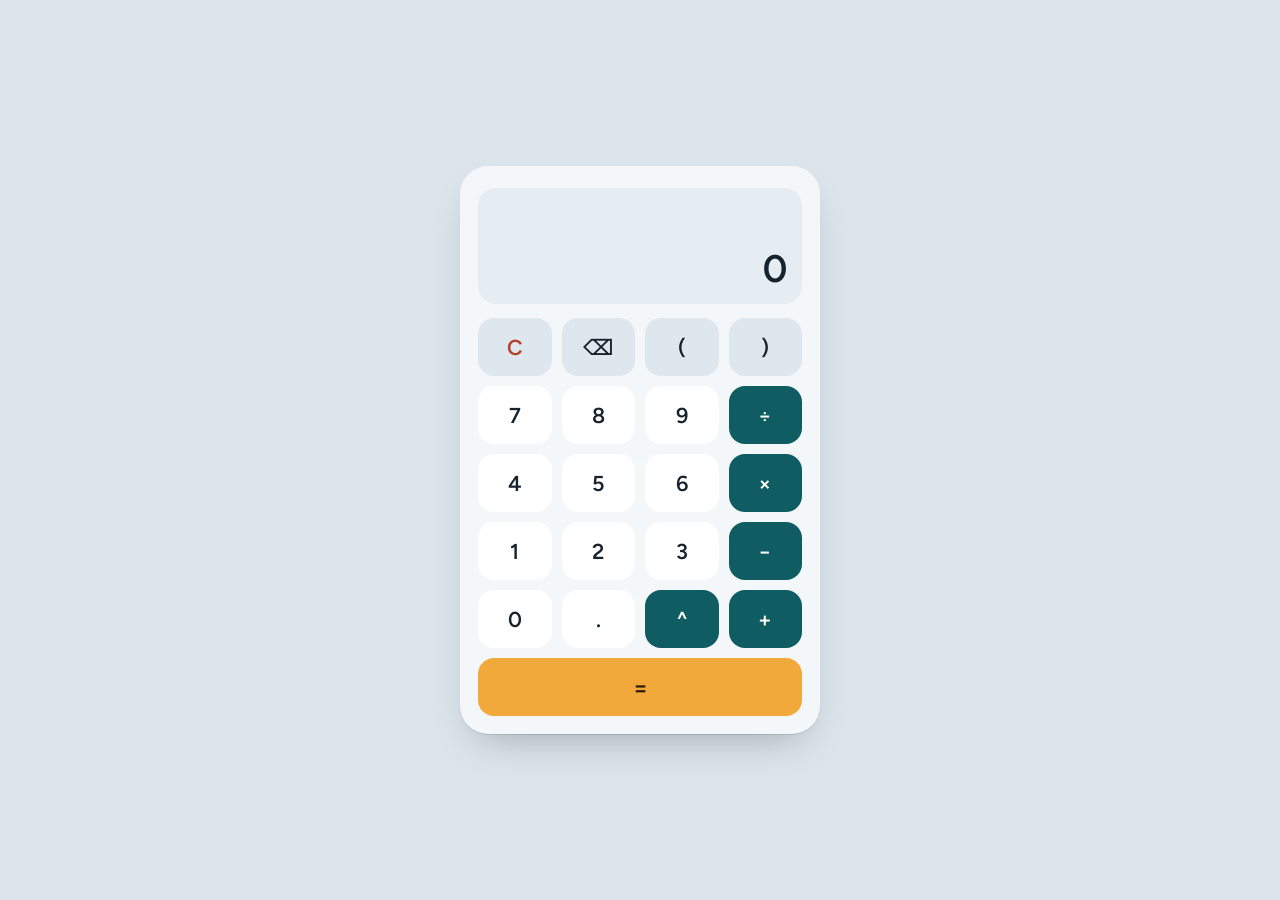
<file: index.html>
<!DOCTYPE html>
<html lang="en">
<head>
<meta charset="UTF-8">
<meta name="viewport" content="width=device-width, initial-scale=1, viewport-fit=cover">
 <link rel="stylesheet" href="style.css">
<title>PEMDAS Calculator</title>
<link rel="preconnect" href="https://fonts.googleapis.com">
<link rel="preconnect" href="https://fonts.gstatic.com" crossorigin>
<link href="https://fonts.googleapis.com/css2?family=Figtree:wght@400;500;600;700&display=swap" rel="stylesheet">

</head>
<body>
  <main class="calc">
  

    <section class="screen" aria-label="Display">
      <div class="sub" id="sub" aria-live="polite"></div>
      <div class="expr" id="expr">0</div>
    </section>

    <div class="keys" id="keys">
      <button class="fn clear" data-k="C" aria-label="Clear all">C</button>
      <button class="fn" data-k="BACK" aria-label="Delete last character">⌫</button>
      <button class="fn" data-k="(" aria-label="Open parenthesis">(</button>
      <button class="fn" data-k=")" aria-label="Close parenthesis">)</button>

      <button data-k="7">7</button>
      <button data-k="8">8</button>
      <button data-k="9">9</button>
      <button class="op" data-k="÷" aria-label="Divide">÷</button>

      <button data-k="4">4</button>
      <button data-k="5">5</button>
      <button data-k="6">6</button>
      <button class="op" data-k="×" aria-label="Multiply">×</button>

      <button data-k="1">1</button>
      <button data-k="2">2</button>
      <button data-k="3">3</button>
      <button class="op" data-k="−" aria-label="Subtract">−</button>

      <button data-k="0">0</button>
      <button data-k=".">.</button>
      <button class="op" data-k="^" aria-label="Exponent">^</button>
      <button class="op" data-k="+" aria-label="Add">+</button>

      <button class="eq" data-k="=" aria-label="Equals">=</button>
    </div>
  </main>

<script>
(function () {
  "use strict";

  // ---------- Expression parser (no eval) ----------
  // Grammar, lowest to highest precedence:
  //   expression -> term (("+" | "-") term)*
  //   term       -> unary (("*" | "/") unary | implicit-multiply)*
  //   unary      -> ("+" | "-") unary | power
  //   power      -> primary ("^" unary)?        (right-associative)
  //   primary    -> number | "(" expression ")"

  function tokenize(src) {
    var s = src.replace(/×/g, "*").replace(/÷/g, "/").replace(/−/g, "-");
    var tokens = [], i = 0, m;
    var numRe = /^(\d+\.?\d*|\.\d+)(e[+-]?\d+)?/i;
    while (i < s.length) {
      var ch = s[i];
      if (/\s/.test(ch)) { i++; continue; }
      if ("+-*/^()".indexOf(ch) !== -1) { tokens.push({ t: ch }); i++; continue; }
      m = numRe.exec(s.slice(i));
      if (m) { tokens.push({ t: "num", v: parseFloat(m[0]) }); i += m[0].length; continue; }
      throw new Error("syntax");
    }
    return tokens;
  }

  function evaluate(src) {
    var tokens = tokenize(src), pos = 0;
    function peek() { return tokens[pos] ? tokens[pos].t : null; }
    function next() { return tokens[pos++]; }

    function expression() {
      var v = term();
      while (peek() === "+" || peek() === "-") {
        var op = next().t, r = term();
        v = op === "+" ? v + r : v - r;
      }
      return v;
    }
    function term() {
      var v = unary();
      for (;;) {
        var p = peek();
        if (p === "*" || p === "/") {
          next();
          var r = unary();
          if (p === "/") {
            if (r === 0) throw new Error("div0");
            v = v / r;
          } else {
            v = v * r;
          }
        } else if (p === "(" || p === "num") {
          v = v * unary(); // implicit multiplication: 2(3), (2)(3), (2)3
        } else break;
      }
      return v;
    }
    function unary() {
      if (peek() === "-") { next(); return -unary(); }
      if (peek() === "+") { next(); return unary(); }
      return power();
    }
    function power() {
      var base = primary();
      if (peek() === "^") { next(); return Math.pow(base, unary()); }
      return base;
    }
    function primary() {
      var tok = next();
      if (!tok) throw new Error("syntax");
      if (tok.t === "num") return tok.v;
      if (tok.t === "(") {
        var v = expression();
        if (peek() !== ")") throw new Error("syntax");
        next();
        return v;
      }
      throw new Error("syntax");
    }

    var result = expression();
    if (pos < tokens.length) throw new Error("syntax");
    if (Number.isNaN(result)) throw new Error("syntax");
    if (!Number.isFinite(result)) throw new Error("range");
    return result;
  }

  // ---------- Formatting ----------
  function format(n) {
    n = parseFloat(n.toPrecision(12));
    if (Object.is(n, -0)) n = 0;
    return String(n).replace("-", "−");
  }

  // Close open parentheses and drop trailing operators so we can preview mid-typing.
  function completed(expr) {
    var s = expr.replace(/[+−×÷^]+$/, "");
    var open = (s.match(/\(/g) || []).length - (s.match(/\)/g) || []).length;
    while (open-- > 0) s += ")";
    return s;
  }

  var MESSAGES = {
    syntax: "Check the expression",
    div0: "Can't divide by zero",
    range: "Result is too large"
  };

  // ---------- State ----------
  var expr = "", prev = "", done = false, error = "";
  var exprEl = document.getElementById("expr");
  var subEl = document.getElementById("sub");

  function isOp(c) { return "+−×÷^".indexOf(c) !== -1; }

  function render() {
    var shown = expr || "0";
    exprEl.textContent = shown;
    exprEl.className = "expr" + (shown.length > 22 ? " s" : shown.length > 13 ? " m" : "");
    exprEl.scrollLeft = exprEl.scrollWidth;

    subEl.classList.toggle("error", !!error);
    if (error) {
      subEl.textContent = error;
    } else if (done) {
      subEl.textContent = prev + " =";
    } else {
      var preview = "";
      if (expr) {
        try {
          var text = format(evaluate(completed(expr)));
          if (text !== expr) preview = "= " + text;
        } catch (e) { /* incomplete expression: no preview */ }
      }
      subEl.textContent = preview;
    }
    subEl.scrollLeft = subEl.scrollWidth;
  }

  function startFresh() { if (done) { expr = ""; prev = ""; done = false; } }

  function digit(d) {
    startFresh();
    var cur = (expr.match(/[\d.]*$/) || [""])[0];
    if (cur === "0") { expr = expr.slice(0, -1) + d; return; }
    expr += d;
  }
  function decimal() {
    startFresh();
    var cur = (expr.match(/[\d.]*$/) || [""])[0];
    if (cur.indexOf(".") !== -1) return;
    expr += cur === "" ? "0." : ".";
  }
  function operator(op) {
    done = false; prev = "";
    if (expr === "") { if (op === "−") expr = "−"; return; }
    var last = expr.slice(-1);
    if (last === "(") { if (op === "−") expr += op; return; }
    if (isOp(last)) {
      if (op === "−" && "×÷^".indexOf(last) !== -1) { expr += op; return; }
      expr = expr.replace(/[+−×÷^]+$/, "");
      if (expr === "" || expr.slice(-1) === "(") { if (op === "−") expr += op; return; }
    }
    if (expr.slice(-1) === ".") expr = expr.slice(0, -1);
    expr += op;
  }
  function openParen() {
    startFresh();
    if (expr.slice(-1) === ".") return;
    expr += "(";
  }
  function closeParen() {
    if (done) return;
    var open = (expr.match(/\(/g) || []).length - (expr.match(/\)/g) || []).length;
    var last = expr.slice(-1);
    if (open <= 0 || last === "" || last === "(" || last === "." || isOp(last)) return;
    expr += ")";
  }
  function backspace() {
    if (done) { done = false; prev = ""; }
    expr = expr.slice(0, -1);
  }
  function clearAll() { expr = ""; prev = ""; done = false; }
  function equals() {
    if (!expr || done) return;
    try {
      var value = format(evaluate(completed(expr)));
      if (/[+−×÷^]$/.test(expr)) throw new Error("syntax");
      prev = expr;
      expr = value;
      done = true;
    } catch (e) {
      error = MESSAGES[e.message] || MESSAGES.syntax;
    }
  }

  function press(k) {
    error = "";
    if (k >= "0" && k <= "9" && k.length === 1) digit(k);
    else if (k === ".") decimal();
    else if (isOp(k)) operator(k);
    else if (k === "(") openParen();
    else if (k === ")") closeParen();
    else if (k === "BACK") backspace();
    else if (k === "C") clearAll();
    else if (k === "=") equals();
    render();
  }

  document.getElementById("keys").addEventListener("click", function (e) {
    var btn = e.target.closest("button[data-k]");
    if (btn) press(btn.getAttribute("data-k"));
  });

  // Keyboard support
  var KEYMAP = { "*": "×", "/": "÷", "-": "−", "+": "+", "^": "^", "(": "(", ")": ")", ".": ".", ",": "." };
  document.addEventListener("keydown", function (e) {
    if (e.ctrlKey || e.metaKey || e.altKey) return;
    var k = e.key;
    if (k >= "0" && k <= "9" && k.length === 1) press(k);
    else if (KEYMAP[k]) press(KEYMAP[k]);
    else if (k === "Enter" || k === "=") { e.preventDefault(); press("="); }
    else if (k === "Backspace") press("BACK");
    else if (k === "Escape" || k === "Delete" || k === "c" || k === "C") press("C");
    else return;
    if (document.activeElement && document.activeElement.tagName === "BUTTON" && k === "Enter") {
      document.activeElement.blur();
    }
  });

  render();
})();
</script>
</body>
</html>
</file>
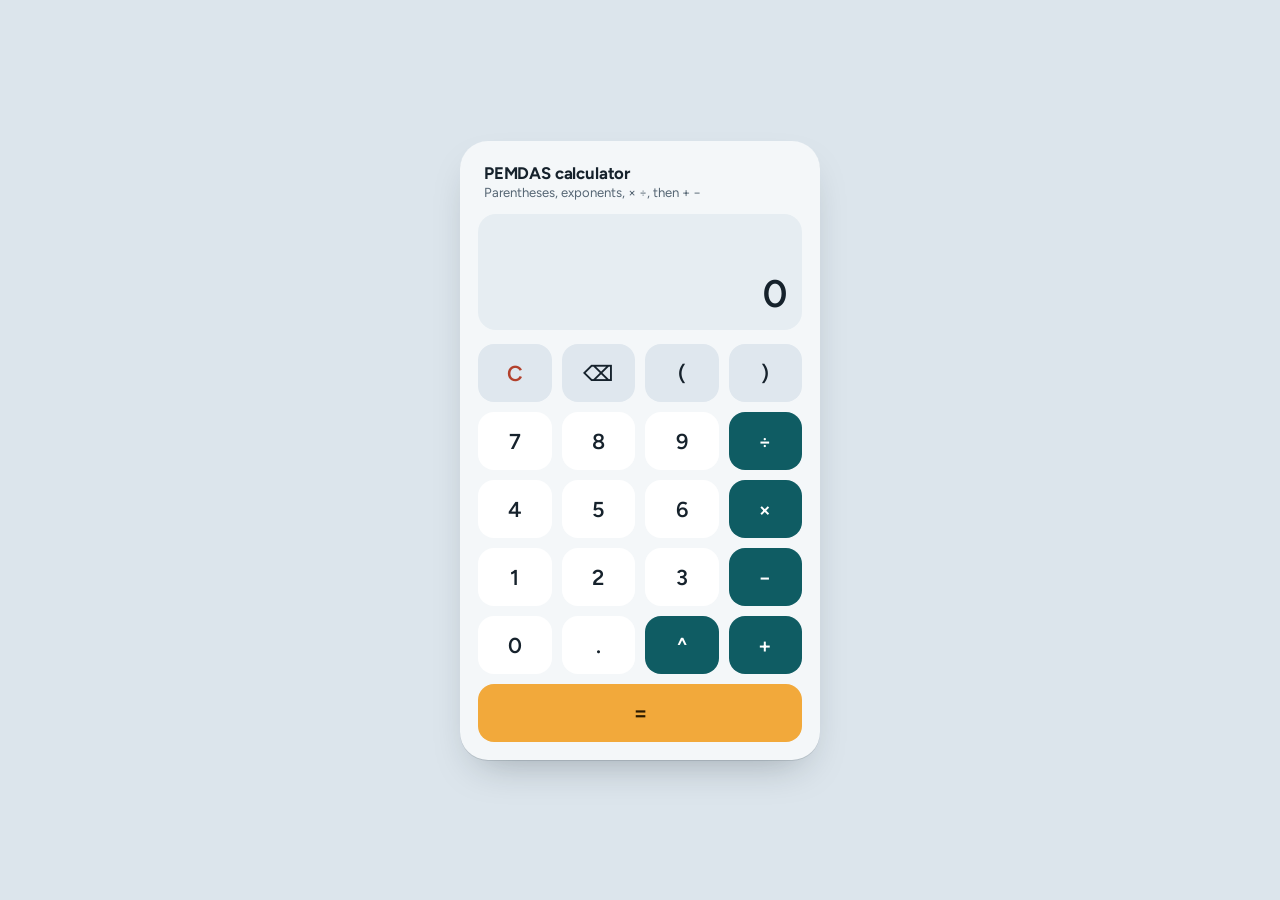
<file: calculator.html>
<!DOCTYPE html>
<html lang="en">
<head>
<meta charset="UTF-8">
<meta name="viewport" content="width=device-width, initial-scale=1, viewport-fit=cover">
 <link rel="stylesheet" href="style.css">
<title>PEMDAS Calculator</title>
<link rel="preconnect" href="https://fonts.googleapis.com">
<link rel="preconnect" href="https://fonts.gstatic.com" crossorigin>
<link href="https://fonts.googleapis.com/css2?family=Figtree:wght@400;500;600;700&display=swap" rel="stylesheet">

</head>
<body>
  <main class="calc">
    <header>
      <h1>PEMDAS calculator</h1>
      <p class="order">Parentheses, exponents, × ÷, then + −</p>
    </header>

    <section class="screen" aria-label="Display">
      <div class="sub" id="sub" aria-live="polite"></div>
      <div class="expr" id="expr">0</div>
    </section>

    <div class="keys" id="keys">
      <button class="fn clear" data-k="C" aria-label="Clear all">C</button>
      <button class="fn" data-k="BACK" aria-label="Delete last character">⌫</button>
      <button class="fn" data-k="(" aria-label="Open parenthesis">(</button>
      <button class="fn" data-k=")" aria-label="Close parenthesis">)</button>

      <button data-k="7">7</button>
      <button data-k="8">8</button>
      <button data-k="9">9</button>
      <button class="op" data-k="÷" aria-label="Divide">÷</button>

      <button data-k="4">4</button>
      <button data-k="5">5</button>
      <button data-k="6">6</button>
      <button class="op" data-k="×" aria-label="Multiply">×</button>

      <button data-k="1">1</button>
      <button data-k="2">2</button>
      <button data-k="3">3</button>
      <button class="op" data-k="−" aria-label="Subtract">−</button>

      <button data-k="0">0</button>
      <button data-k=".">.</button>
      <button class="op" data-k="^" aria-label="Exponent">^</button>
      <button class="op" data-k="+" aria-label="Add">+</button>

      <button class="eq" data-k="=" aria-label="Equals">=</button>
    </div>
  </main>

<script>
(function () {
  "use strict";

  // ---------- Expression parser (no eval) ----------
  // Grammar, lowest to highest precedence:
  //   expression -> term (("+" | "-") term)*
  //   term       -> unary (("*" | "/") unary | implicit-multiply)*
  //   unary      -> ("+" | "-") unary | power
  //   power      -> primary ("^" unary)?        (right-associative)
  //   primary    -> number | "(" expression ")"

  function tokenize(src) {
    var s = src.replace(/×/g, "*").replace(/÷/g, "/").replace(/−/g, "-");
    var tokens = [], i = 0, m;
    var numRe = /^(\d+\.?\d*|\.\d+)(e[+-]?\d+)?/i;
    while (i < s.length) {
      var ch = s[i];
      if (/\s/.test(ch)) { i++; continue; }
      if ("+-*/^()".indexOf(ch) !== -1) { tokens.push({ t: ch }); i++; continue; }
      m = numRe.exec(s.slice(i));
      if (m) { tokens.push({ t: "num", v: parseFloat(m[0]) }); i += m[0].length; continue; }
      throw new Error("syntax");
    }
    return tokens;
  }

  function evaluate(src) {
    var tokens = tokenize(src), pos = 0;
    function peek() { return tokens[pos] ? tokens[pos].t : null; }
    function next() { return tokens[pos++]; }

    function expression() {
      var v = term();
      while (peek() === "+" || peek() === "-") {
        var op = next().t, r = term();
        v = op === "+" ? v + r : v - r;
      }
      return v;
    }
    function term() {
      var v = unary();
      for (;;) {
        var p = peek();
        if (p === "*" || p === "/") {
          next();
          var r = unary();
          if (p === "/") {
            if (r === 0) throw new Error("div0");
            v = v / r;
          } else {
            v = v * r;
          }
        } else if (p === "(" || p === "num") {
          v = v * unary(); // implicit multiplication: 2(3), (2)(3), (2)3
        } else break;
      }
      return v;
    }
    function unary() {
      if (peek() === "-") { next(); return -unary(); }
      if (peek() === "+") { next(); return unary(); }
      return power();
    }
    function power() {
      var base = primary();
      if (peek() === "^") { next(); return Math.pow(base, unary()); }
      return base;
    }
    function primary() {
      var tok = next();
      if (!tok) throw new Error("syntax");
      if (tok.t === "num") return tok.v;
      if (tok.t === "(") {
        var v = expression();
        if (peek() !== ")") throw new Error("syntax");
        next();
        return v;
      }
      throw new Error("syntax");
    }

    var result = expression();
    if (pos < tokens.length) throw new Error("syntax");
    if (Number.isNaN(result)) throw new Error("syntax");
    if (!Number.isFinite(result)) throw new Error("range");
    return result;
  }

  // ---------- Formatting ----------
  function format(n) {
    n = parseFloat(n.toPrecision(12));
    if (Object.is(n, -0)) n = 0;
    return String(n).replace("-", "−");
  }

  // Close open parentheses and drop trailing operators so we can preview mid-typing.
  function completed(expr) {
    var s = expr.replace(/[+−×÷^]+$/, "");
    var open = (s.match(/\(/g) || []).length - (s.match(/\)/g) || []).length;
    while (open-- > 0) s += ")";
    return s;
  }

  var MESSAGES = {
    syntax: "Check the expression",
    div0: "Can't divide by zero",
    range: "Result is too large"
  };

  // ---------- State ----------
  var expr = "", prev = "", done = false, error = "";
  var exprEl = document.getElementById("expr");
  var subEl = document.getElementById("sub");

  function isOp(c) { return "+−×÷^".indexOf(c) !== -1; }

  function render() {
    var shown = expr || "0";
    exprEl.textContent = shown;
    exprEl.className = "expr" + (shown.length > 22 ? " s" : shown.length > 13 ? " m" : "");
    exprEl.scrollLeft = exprEl.scrollWidth;

    subEl.classList.toggle("error", !!error);
    if (error) {
      subEl.textContent = error;
    } else if (done) {
      subEl.textContent = prev + " =";
    } else {
      var preview = "";
      if (expr) {
        try {
          var text = format(evaluate(completed(expr)));
          if (text !== expr) preview = "= " + text;
        } catch (e) { /* incomplete expression: no preview */ }
      }
      subEl.textContent = preview;
    }
    subEl.scrollLeft = subEl.scrollWidth;
  }

  function startFresh() { if (done) { expr = ""; prev = ""; done = false; } }

  function digit(d) {
    startFresh();
    var cur = (expr.match(/[\d.]*$/) || [""])[0];
    if (cur === "0") { expr = expr.slice(0, -1) + d; return; }
    expr += d;
  }
  function decimal() {
    startFresh();
    var cur = (expr.match(/[\d.]*$/) || [""])[0];
    if (cur.indexOf(".") !== -1) return;
    expr += cur === "" ? "0." : ".";
  }
  function operator(op) {
    done = false; prev = "";
    if (expr === "") { if (op === "−") expr = "−"; return; }
    var last = expr.slice(-1);
    if (last === "(") { if (op === "−") expr += op; return; }
    if (isOp(last)) {
      if (op === "−" && "×÷^".indexOf(last) !== -1) { expr += op; return; }
      expr = expr.replace(/[+−×÷^]+$/, "");
      if (expr === "" || expr.slice(-1) === "(") { if (op === "−") expr += op; return; }
    }
    if (expr.slice(-1) === ".") expr = expr.slice(0, -1);
    expr += op;
  }
  function openParen() {
    startFresh();
    if (expr.slice(-1) === ".") return;
    expr += "(";
  }
  function closeParen() {
    if (done) return;
    var open = (expr.match(/\(/g) || []).length - (expr.match(/\)/g) || []).length;
    var last = expr.slice(-1);
    if (open <= 0 || last === "" || last === "(" || last === "." || isOp(last)) return;
    expr += ")";
  }
  function backspace() {
    if (done) { done = false; prev = ""; }
    expr = expr.slice(0, -1);
  }
  function clearAll() { expr = ""; prev = ""; done = false; }
  function equals() {
    if (!expr || done) return;
    try {
      var value = format(evaluate(completed(expr)));
      if (/[+−×÷^]$/.test(expr)) throw new Error("syntax");
      prev = expr;
      expr = value;
      done = true;
    } catch (e) {
      error = MESSAGES[e.message] || MESSAGES.syntax;
    }
  }

  function press(k) {
    error = "";
    if (k >= "0" && k <= "9" && k.length === 1) digit(k);
    else if (k === ".") decimal();
    else if (isOp(k)) operator(k);
    else if (k === "(") openParen();
    else if (k === ")") closeParen();
    else if (k === "BACK") backspace();
    else if (k === "C") clearAll();
    else if (k === "=") equals();
    render();
  }

  document.getElementById("keys").addEventListener("click", function (e) {
    var btn = e.target.closest("button[data-k]");
    if (btn) press(btn.getAttribute("data-k"));
  });

  // Keyboard support
  var KEYMAP = { "*": "×", "/": "÷", "-": "−", "+": "+", "^": "^", "(": "(", ")": ")", ".": ".", ",": "." };
  document.addEventListener("keydown", function (e) {
    if (e.ctrlKey || e.metaKey || e.altKey) return;
    var k = e.key;
    if (k >= "0" && k <= "9" && k.length === 1) press(k);
    else if (KEYMAP[k]) press(KEYMAP[k]);
    else if (k === "Enter" || k === "=") { e.preventDefault(); press("="); }
    else if (k === "Backspace") press("BACK");
    else if (k === "Escape" || k === "Delete" || k === "c" || k === "C") press("C");
    else return;
    if (document.activeElement && document.activeElement.tagName === "BUTTON" && k === "Enter") {
      document.activeElement.blur();
    }
  });

  render();
})();
</script>
</body>
</html>
</file>
<file: style.css>
:root {
    box-sizing: border-box;
    padding-top: env(safe-area-inset-top, 0px);
    padding-bottom: env(safe-area-inset-bottom, 0px);

    --bg: #dce5ec;
    --body: #f4f7f9;
    --screen: #e6edf2;
    --ink: #16222c;
    --muted: #566674;
    --key: #ffffff;
    --key-ink: #16222c;
    --fn: #dfe7ee;
    --op: #0f5c63;
    --op-ink: #ffffff;
    --clear-ink: #b3412c;
    --eq: #f2a93b;
    --eq-ink: #2a1a00;
    --error: #b3412c;
    --shadow: 0 1px 0 rgba(22, 34, 44, .12), 0 18px 40px -18px rgba(22, 34, 44, .35);
    --focus: #0f5c63;
  }
  @media (prefers-color-scheme: dark) {
    :root:not([data-theme="light"]) {
      --bg: #0e151b;
      --body: #18232b;
      --screen: #111a20;
      --ink: #eaf1f5;
      --muted: #93a4b1;
      --key: #22303a;
      --key-ink: #eaf1f5;
      --fn: #2c3b47;
      --op: #1f7a83;
      --op-ink: #ffffff;
      --clear-ink: #ff8a73;
      --eq: #f2b24e;
      --eq-ink: #2a1a00;
      --error: #ff8a73;
      --shadow: 0 1px 0 rgba(0, 0, 0, .4), 0 18px 40px -18px rgba(0, 0, 0, .7);
      --focus: #7fd0d8;
    }
  }
  :root[data-theme="dark"] {
    --bg: #0e151b;
    --body: #18232b;
    --screen: #111a20;
    --ink: #eaf1f5;
    --muted: #93a4b1;
    --key: #22303a;
    --key-ink: #eaf1f5;
    --fn: #2c3b47;
    --op: #1f7a83;
    --op-ink: #ffffff;
    --clear-ink: #ff8a73;
    --eq: #f2b24e;
    --eq-ink: #2a1a00;
    --error: #ff8a73;
    --shadow: 0 1px 0 rgba(0, 0, 0, .4), 0 18px 40px -18px rgba(0, 0, 0, .7);
    --focus: #7fd0d8;
  }

  *, *::before, *::after { box-sizing: border-box; }
  html { height: 100%; scroll-padding-top: env(safe-area-inset-top, 0px); }
  body {
    margin: 0;
    min-height: 100%;
    display: grid;
    place-items: center;
    padding: 20px 16px;
    background: var(--bg);
    color: var(--ink);
    font-family: "Figtree", system-ui, -apple-system, "Segoe UI", Roboto, sans-serif;
    -webkit-tap-highlight-color: transparent;
  }

  .calc {
    width: 100%;
    max-width: 360px;
    background: var(--body);
    border-radius: 28px;
    padding: 22px 18px 18px;
    box-shadow: var(--shadow);
  }

  header { padding: 0 6px 14px; }
  h1 { margin: 0; font-size: 1.05rem; font-weight: 700; letter-spacing: -0.01em; }
  .order { margin: 2px 0 0; font-size: .82rem; color: var(--muted); }

  .screen {
    background: var(--screen);
    border-radius: 18px;
    padding: 14px 16px 12px;
    min-height: 116px;
    display: flex;
    flex-direction: column;
    justify-content: flex-end;
    text-align: right;
    margin-bottom: 14px;
  }
  .sub {
    min-height: 1.4em;
    font-size: .95rem;
    color: var(--muted);
    font-variant-numeric: tabular-nums;
    overflow-x: auto;
    white-space: nowrap;
    scrollbar-width: none;
  }
  .sub::-webkit-scrollbar { display: none; }
  .sub.error { color: var(--error); font-weight: 600; white-space: normal; }
  .expr {
    font-size: 2.4rem;
    font-weight: 600;
    line-height: 1.2;
    letter-spacing: -0.02em;
    font-variant-numeric: tabular-nums;
    overflow-x: auto;
    white-space: nowrap;
    scrollbar-width: none;
  }
  .expr::-webkit-scrollbar { display: none; }
  .expr.m { font-size: 1.8rem; }
  .expr.s { font-size: 1.35rem; }

  .keys {
    display: grid;
    grid-template-columns: repeat(4, 1fr);
    gap: 10px;
  }
  button {
    font: inherit;
    font-size: 1.35rem;
    font-weight: 600;
    height: 58px;
    border: 0;
    border-radius: 16px;
    background: var(--key);
    color: var(--key-ink);
    cursor: pointer;
    touch-action: manipulation;
    transition: transform .06s ease, filter .12s ease;
  }
  button:hover { filter: brightness(.97); }
  button:active { transform: scale(.96); }
  button:focus-visible { outline: 3px solid var(--focus); outline-offset: 2px; }
  button.fn { background: var(--fn); }
  button.clear { color: var(--clear-ink); }
  button.op { background: var(--op); color: var(--op-ink); }
  button.eq { background: var(--eq); color: var(--eq-ink); grid-column: 1 / -1; font-size: 1.5rem; }

  @media (prefers-reduced-motion: reduce) {
    button { transition: none; }
    button:active { transform: none; }
  }
  @media (max-width: 360px) {
    .calc { padding: 18px 12px 14px; }
    button { height: 54px; }
  }
</file>
